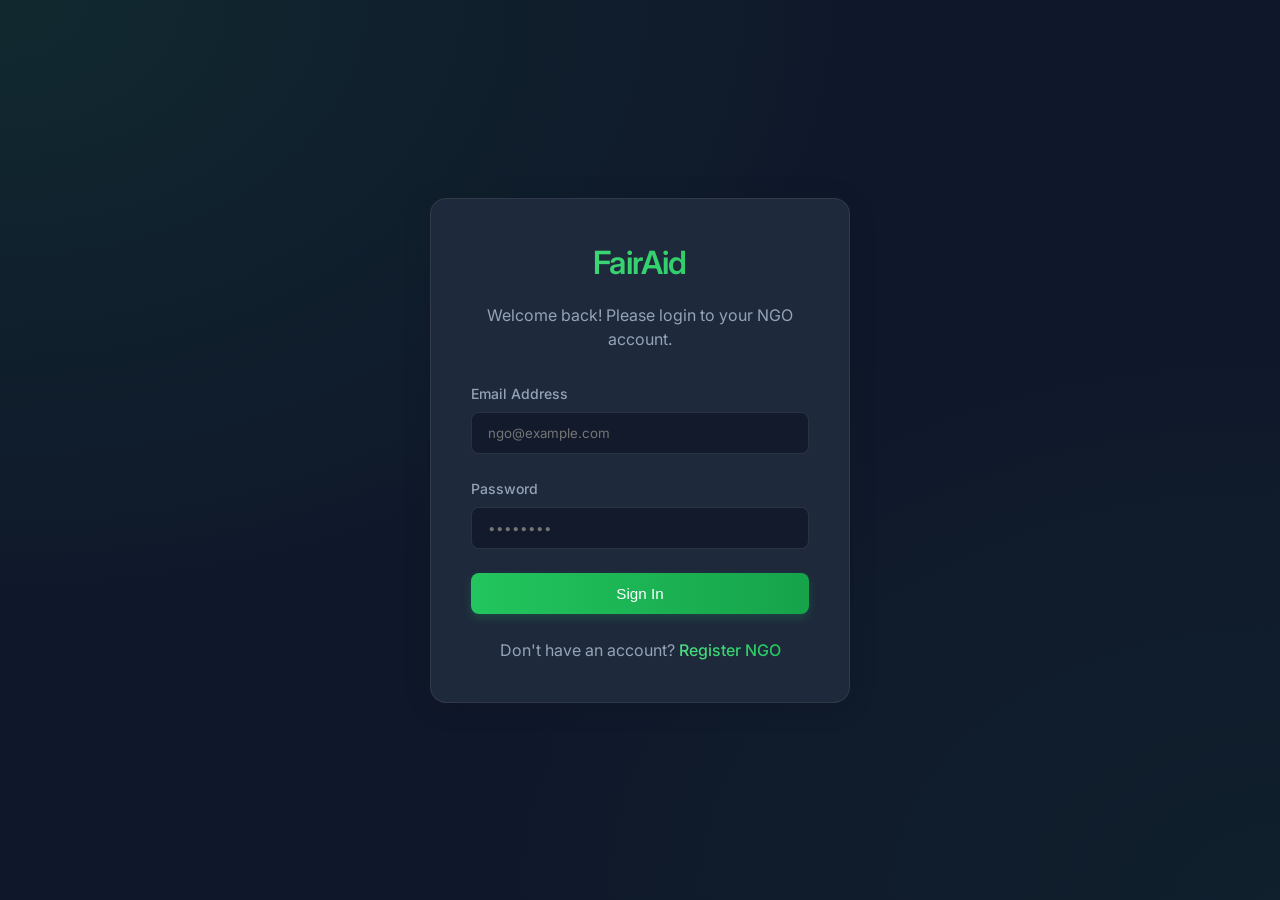
<file: frontend/index.html>
<!DOCTYPE html>
<html lang="en">
<head>
    <meta charset="UTF-8">
    <meta name="viewport" content="width=device-width, initial-scale=1.0">
    <title>FairAid - NGO Authentication</title>
    <link href="https://fonts.googleapis.com/css2?family=Inter:wght@400;500;600;700&display=swap" rel="stylesheet">
    <link rel="stylesheet" href="css/style.css">
</head>
<body>

    <div class="auth-wrapper">
        <div class="glass auth-card" id="authCard">
            
            <!-- Login Form -->
            <div id="loginSection">
                <div class="text-center mb-5">
                    <h1 class="text-gradient">FairAid</h1>
                    <p class="text-muted">Welcome back! Please login to your NGO account.</p>
                </div>
                
                <div id="loginAlert" class="alert bg-error hidden"></div>

                <form id="loginForm">
                    <div class="form-group">
                        <label class="form-label">Email Address</label>
                        <input type="email" id="loginEmail" class="form-control" required placeholder="ngo@example.com">
                    </div>
                    <div class="form-group">
                        <label class="form-label">Password</label>
                        <input type="password" id="loginPassword" class="form-control" required placeholder="••••••••">
                    </div>
                    <button type="submit" class="btn btn-primary" style="width: 100%;">Sign In</button>
                </form>

                <div class="text-center mt-4">
                    <p class="text-muted">Don't have an account? <a href="#" id="showSignup" class="text-gradient" style="text-decoration: none; font-weight: 500;">Register NGO</a></p>
                </div>
            </div>

            <!-- Signup Form -->
            <div id="signupSection" class="hidden">
                <div class="text-center mb-5">
                    <h1 class="text-gradient">Join FairAid</h1>
                    <p class="text-muted">Register your NGO to ensure fair aid distribution.</p>
                </div>

                <div id="signupAlert" class="alert bg-error hidden"></div>

                <form id="signupForm">
                    <div class="form-group">
                        <label class="form-label">NGO Name</label>
                        <input type="text" id="signupNgoName" class="form-control" required placeholder="e.g. Global Relief">
                    </div>
                    <div class="form-group">
                        <label class="form-label">Email Address</label>
                        <input type="email" id="signupEmail" class="form-control" required placeholder="ngo@example.com">
                    </div>
                    <div class="form-group">
                        <label class="form-label">Password</label>
                        <input type="password" id="signupPassword" class="form-control" required placeholder="••••••••">
                    </div>
                    <button type="submit" class="btn btn-primary" style="width: 100%;">Register NGO</button>
                </form>

                <div class="text-center mt-4">
                    <p class="text-muted">Already registered? <a href="#" id="showLogin" class="text-gradient" style="text-decoration: none; font-weight: 500;">Sign In</a></p>
                </div>
            </div>

        </div>
    </div>

    <script src="js/auth.js"></script>
</body>
</html>
</file>
<file: frontend/css/style.css>
:root {
  --primary: #22c55e;
  --primary-hover: #16a34a;
  --secondary: #10B981;
  --bg-color: #0f172a;
  --text-main: #e2e8f0;
  --text-muted: #94a3b8;
  --card-bg: #1e293b;
  --border-color: rgba(255, 255, 255, 0.1);
  --glass-bg: rgba(15, 23, 42, 0.6);
  --glass-border: rgba(255, 255, 255, 0.08);
  --danger: #ef4444;
  --warning: #facc15;
  --success: #22c55e;
}

* {
  box-sizing: border-box;
  margin: 0;
  padding: 0;
}

body {
  font-family: 'Inter', system-ui, -apple-system, sans-serif;
  background-color: var(--bg-color);
  color: var(--text-main);
  background-image: 
    radial-gradient(at 0% 0%, rgba(34, 197, 94, 0.1) 0px, transparent 50%),
    radial-gradient(at 100% 100%, rgba(34, 197, 94, 0.05) 0px, transparent 50%);
  background-attachment: fixed;
  min-height: 100vh;
  line-height: 1.5;
}

/* Glassmorphism Utilities */
.glass {
  background: var(--card-bg);
  backdrop-filter: blur(12px);
  -webkit-backdrop-filter: blur(12px);
  border: 1px solid var(--glass-border);
  border-radius: 16px;
  box-shadow: 0 4px 30px rgba(0, 0, 0, 0.1);
}

#uploadSection, #controlsSection, .col-6.glass, .col-8.glass {
  border-left: 4px solid var(--primary);
}

.container {
  max-width: 1200px;
  margin: 0 auto;
  padding: 2rem;
}

/* Typography */
h1, h2, h3, h4 {
  font-weight: 600;
  letter-spacing: -0.025em;
  margin-bottom: 1rem;
}

.text-gradient {
  background: linear-gradient(to right, #4ade80, #22c55e);
  -webkit-background-clip: text;
  -webkit-text-fill-color: transparent;
}

.text-muted {
  color: var(--text-muted);
}

/* Buttons */
.btn {
  display: inline-flex;
  align-items: center;
  justify-content: center;
  padding: 0.75rem 1.5rem;
  border-radius: 8px;
  font-weight: 500;
  cursor: pointer;
  transition: all 0.2s;
  border: none;
  font-size: 0.95rem;
}

.btn-primary {
  background: linear-gradient(90deg, var(--primary), var(--primary-hover));
  color: white;
  border: none;
  box-shadow: 0 4px 10px rgba(34, 197, 94, 0.2);
}

.btn-primary:hover {
  background: linear-gradient(90deg, var(--primary-hover), var(--primary));
  transform: translateY(-2px);
  box-shadow: 0 6px 15px rgba(34, 197, 94, 0.3);
}

.btn-outline {
  background-color: transparent;
  border: 1px solid var(--border-color);
  color: var(--text-main);
}

.btn-outline:hover {
  background-color: rgba(255, 255, 255, 0.05);
}

.btn:disabled {
  opacity: 0.7;
  cursor: not-allowed;
  transform: none;
}

/* Forms */
.form-group {
  margin-bottom: 1.5rem;
}

.form-label {
  display: block;
  margin-bottom: 0.5rem;
  font-size: 0.875rem;
  font-weight: 500;
  color: var(--text-muted);
}

.form-control {
  width: 100%;
  padding: 0.75rem 1rem;
  background-color: rgba(15, 23, 42, 0.8);
  border: 1px solid var(--border-color);
  border-radius: 8px;
  color: var(--text-main);
  font-family: inherit;
  transition: border-color 0.2s, box-shadow 0.2s;
}

.form-control:focus {
  outline: none;
  border-color: var(--primary);
  box-shadow: 0 0 0 3px rgba(79, 70, 229, 0.2);
}

/* Auth Layout */
.auth-wrapper {
  min-height: 100vh;
  display: flex;
  align-items: center;
  justify-content: center;
  padding: 2rem;
}

.auth-card {
  width: 100%;
  max-width: 420px;
  padding: 2.5rem;
}

/* Dashboard Layout */
.navbar {
  display: flex;
  justify-content: space-between;
  align-items: center;
  padding: 1rem 2rem;
  margin-bottom: 2rem;
  position: sticky;
  top: 0;
  z-index: 50;
}

.navbar-brand {
  font-size: 1.5rem;
  font-weight: 700;
  display: flex;
  align-items: center;
  gap: 0.5rem;
}

.navbar-brand .text-gradient {
  background: linear-gradient(to right, #2dd4bf, #06b6d4);
  -webkit-background-clip: text;
  -webkit-text-fill-color: transparent;
}

.navbar-user {
  display: flex;
  align-items: center;
  gap: 1rem;
}

/* Dashboard Grid */
.dashboard-grid {
  display: grid;
  grid-template-columns: repeat(12, 1fr);
  gap: 1.5rem;
}

.col-12 { grid-column: span 12; }
.col-8 { grid-column: span 8; }
.col-4 { grid-column: span 4; }
.col-6 { grid-column: span 6; }
.col-3 { grid-column: span 3; }

@media (max-width: 992px) {
  .col-8, .col-4, .col-3 { grid-column: span 12; }
  .col-6 { grid-column: span 12; }
}

/* Metric Cards */
.metric-card {
  padding: 1.5rem;
  display: flex;
  flex-direction: column;
}

.metric-title {
  font-size: 0.875rem;
  color: var(--text-muted);
  text-transform: uppercase;
  letter-spacing: 0.05em;
  margin-bottom: 0.5rem;
}

.metric-value {
  font-size: 2.5rem;
  font-weight: 700;
}

/* Status Colors */
.status-success { color: var(--success); }
.status-warning { color: var(--warning); }
.status-error { color: var(--danger); }
.status-info { color: var(--primary); }

.bg-success { background-color: rgba(16, 185, 129, 0.1); border-left: 4px solid var(--success); }
.bg-warning { background-color: rgba(245, 158, 11, 0.1); border-left: 4px solid var(--warning); }
.bg-error { background-color: rgba(239, 68, 68, 0.1); border-left: 4px solid var(--danger); }
.bg-info { background-color: rgba(79, 70, 229, 0.1); border-left: 4px solid var(--primary); }

/* Tables */
.table-container {
  overflow-x: auto;
}

table {
  width: 100%;
  border-collapse: collapse;
  text-align: left;
}

th {
  padding: 1rem;
  font-size: 0.875rem;
  font-weight: 500;
  color: var(--text-muted);
  border-bottom: 1px solid var(--border-color);
}

td {
  padding: 1rem;
  border-bottom: 1px solid rgba(255, 255, 255, 0.03);
}

tr:last-child td {
  border-bottom: none;
}

tr:hover td {
  background-color: rgba(255, 255, 255, 0.02);
}

.badge {
  display: inline-flex;
  align-items: center;
  padding: 0.25rem 0.5rem;
  border-radius: 9999px;
  font-size: 0.75rem;
  font-weight: 500;
}

.badge-green { background-color: rgba(16, 185, 129, 0.2); color: #34d399; }
.badge-red { background-color: rgba(239, 68, 68, 0.2); color: #f87171; }

/* File Upload */
.upload-area {
  border: 2px dashed var(--border-color);
  border-radius: 12px;
  padding: 3rem 2rem;
  text-align: center;
  transition: all 0.2s;
  cursor: pointer;
}

.upload-area:hover {
  border-color: var(--primary);
  background-color: rgba(34, 197, 94, 0.05);
  box-shadow: 0 0 15px rgba(34, 197, 94, 0.2);
}

.upload-icon {
  font-size: 3rem;
  margin-bottom: 1rem;
  color: var(--primary);
}

#fileInput {
  display: none;
}

/* Slider */
.slider-container {
  padding: 1rem 0;
}

.slider {
  -webkit-appearance: none;
  width: 100%;
  height: 6px;
  border-radius: 3px;
  background: var(--border-color);
  outline: none;
}

.slider::-webkit-slider-thumb {
  -webkit-appearance: none;
  appearance: none;
  width: 20px;
  height: 20px;
  border-radius: 50%;
  background: var(--primary);
  cursor: pointer;
  transition: transform 0.1s;
}

.slider::-webkit-slider-thumb:hover {
  transform: scale(1.2);
}

/* Utils */
.mb-1 { margin-bottom: 0.25rem; }
.mb-2 { margin-bottom: 0.5rem; }
.mb-3 { margin-bottom: 1rem; }
.mb-4 { margin-bottom: 1.5rem; }
.mb-5 { margin-bottom: 2rem; }
.mt-3 { margin-top: 1rem; }
.mt-4 { margin-top: 1.5rem; }

.text-center { text-align: center; }
.d-flex { display: flex; }
.align-center { align-items: center; }
.justify-between { justify-content: space-between; }
.gap-2 { gap: 0.5rem; }
.gap-3 { gap: 1rem; }

.hidden { display: none !important; }

/* Alert Box */
.alert {
  padding: 1rem;
  border-radius: 8px;
  margin-bottom: 1rem;
  display: none;
}

.alert.show {
  display: block;
}

/* Lists */
.recommendation-list {
  list-style: none;
}

.recommendation-list li {
  padding: 0.75rem 0;
  border-bottom: 1px solid rgba(255, 255, 255, 0.05);
  display: flex;
  align-items: center;
  gap: 0.5rem;
}
.recommendation-list li::before {
  content: '💡';
}
.recommendation-list li:last-child {
  border-bottom: none;
}
</file>
